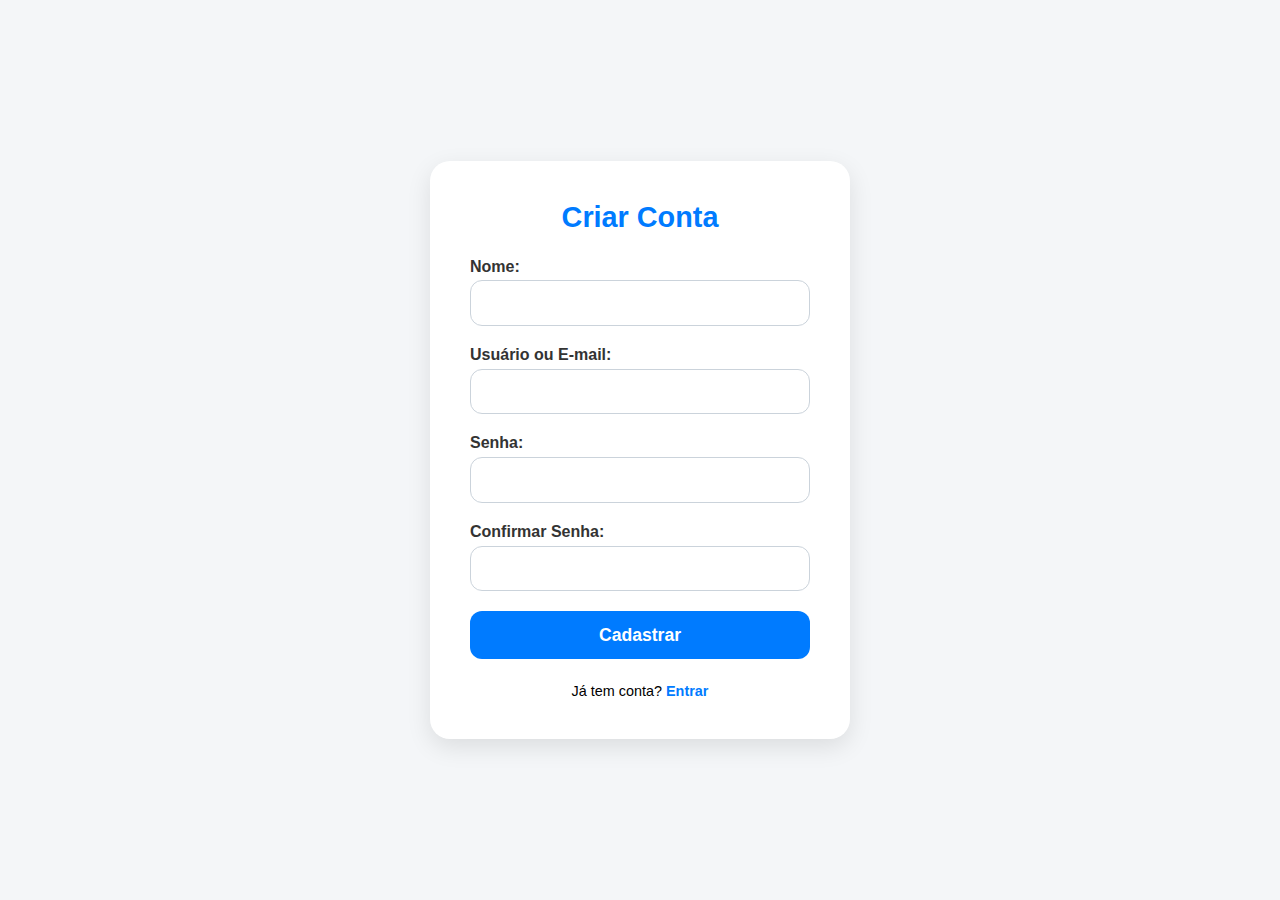
<file: cadasto.html>
<!DOCTYPE html>
<html lang="pt-BR">
<head>
  <meta charset="UTF-8" />
  <meta name="viewport" content="width=device-width, initial-scale=1.0"/>
  <title>Cadastro - Dashboard Financeiro</title>
  <link rel="stylesheet" href="css/login.css" />
</head>
<body>
  <div class="login-container">
    <h2>Criar Conta</h2>
    <form id="formCadastro">
      <label for="nome">Nome:</label>
      <input type="text" id="nome" required />

      <label for="usuario">Usuário ou E-mail:</label>
      <input type="text" id="usuario" required />

      <label for="senha">Senha:</label>
      <input type="password" id="senha" required />

      <label for="confirmarSenha">Confirmar Senha:</label>
      <input type="password" id="confirmarSenha" required />

      <button type="submit">Cadastrar</button>
      <p class="erro" id="erroCadastro"></p>
      <p class="link-cadastro">Já tem conta? <a href="login.html">Entrar</a></p>
    </form>
  </div>

  <script src="js/cadasto.js"></script>
</body>
</html>
</file>
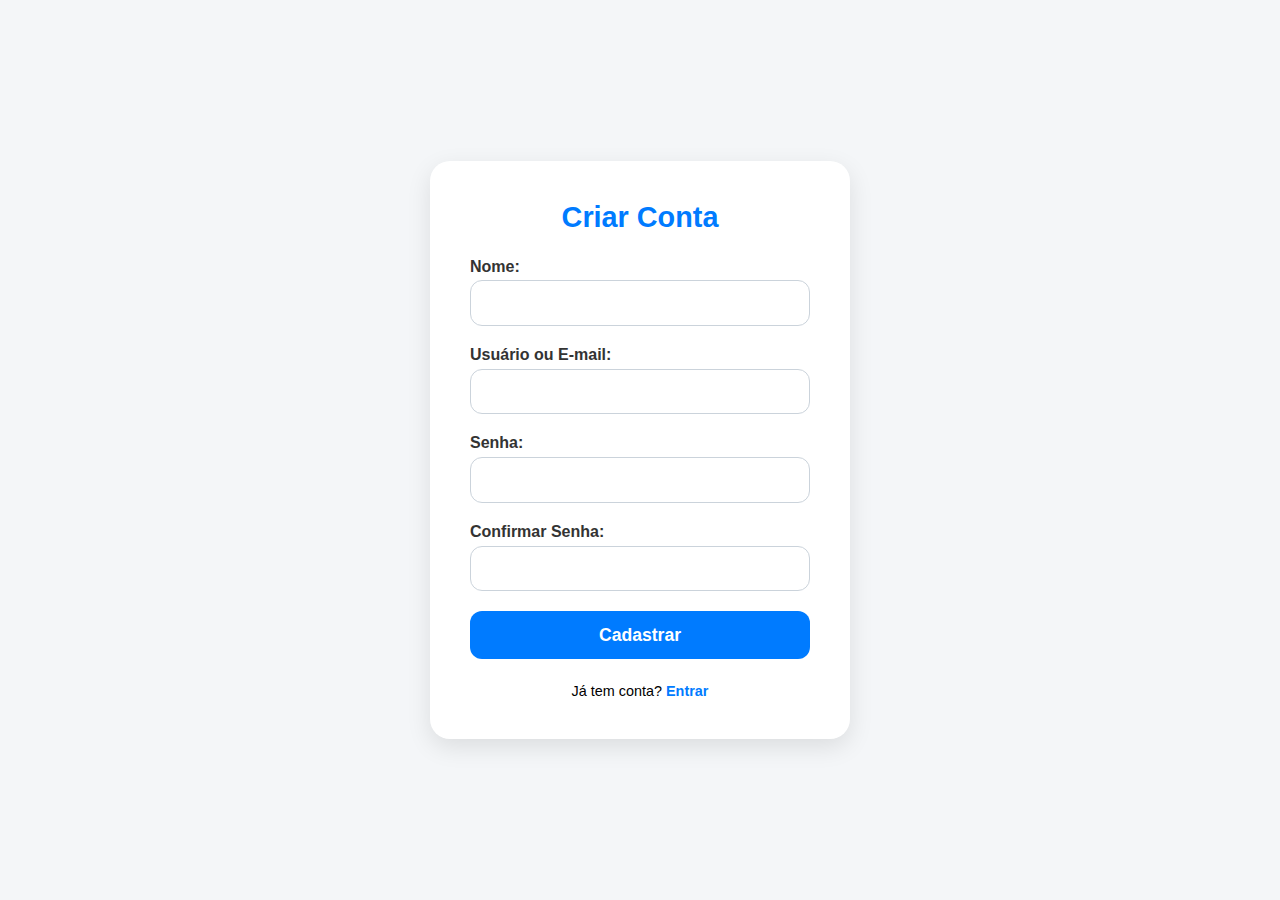
<file: cadastro.html>
<!DOCTYPE html>
<html lang="pt-BR">
<head>
  <meta charset="UTF-8" />
  <meta name="viewport" content="width=device-width, initial-scale=1.0"/>
  <title>Cadastro - Dashboard Financeiro</title>
  <link rel="stylesheet" href="css/login.css" />
</head>
<body>
  <div class="login-container">
    <h2>Criar Conta</h2>
    <form id="formCadastro">
      <label for="nome">Nome:</label>
      <input type="text" id="nome" required />

      <label for="usuario">Usuário ou E-mail:</label>
      <input type="text" id="usuario" required />

      <label for="senha">Senha:</label>
      <input type="password" id="senha" required />

      <label for="confirmarSenha">Confirmar Senha:</label>
      <input type="password" id="confirmarSenha" required />

      <button type="submit">Cadastrar</button>
      <p class="erro" id="erroCadastro"></p>
      <p class="link-cadastro">Já tem conta? <a href="login.html">Entrar</a></p>
    </form>
  </div>

  <script src="js/cadastro.js"></script>
</body>
</html>
</file>
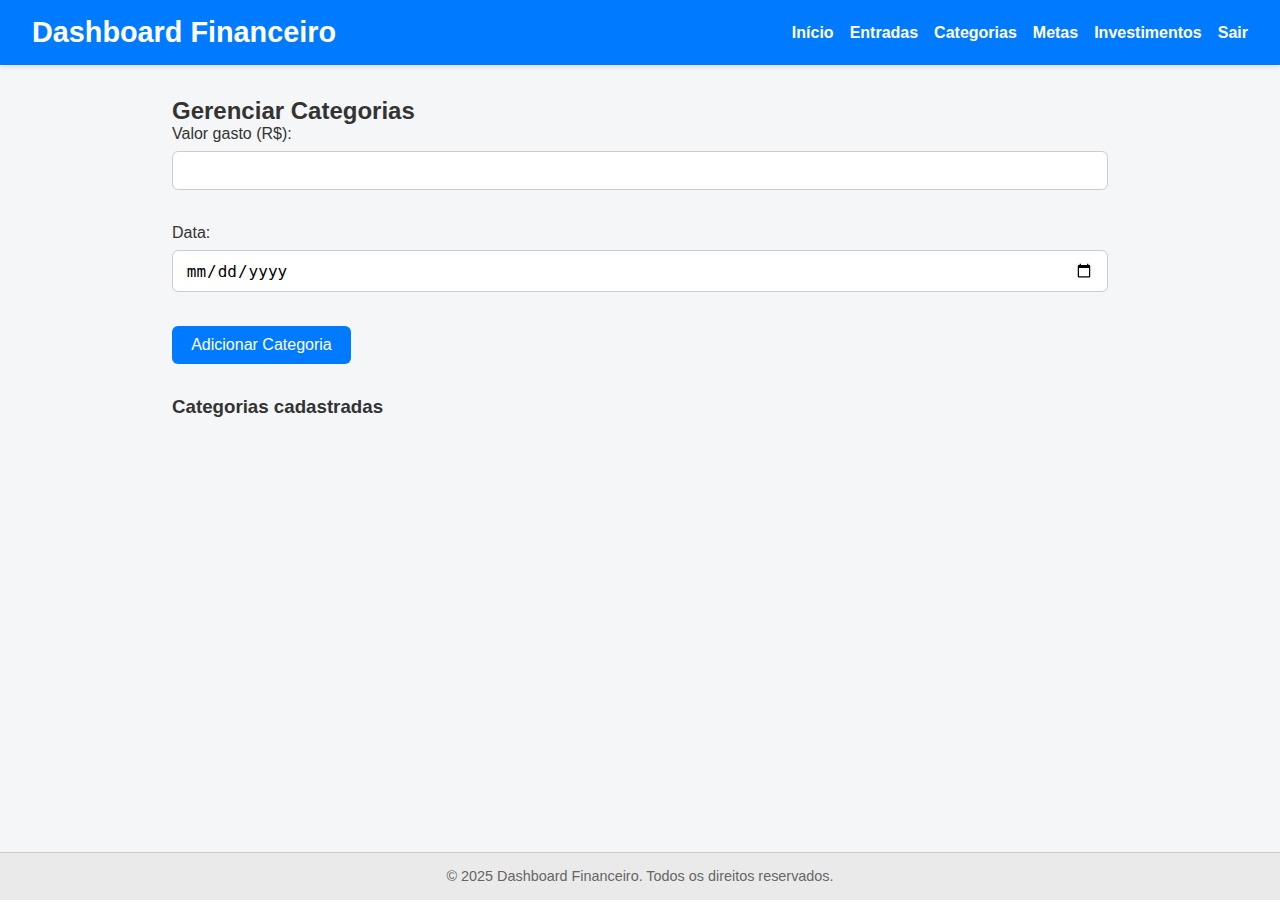
<file: categorias.html>
<!DOCTYPE html>
<html lang="pt-BR">
<head>
  <meta charset="UTF-8" />
  <title>Categorias - Dashboard Financeiro</title>
  <link rel="stylesheet" href="css/style.css" />
</head>
<body>

  <header>
    <h1>Dashboard Financeiro</h1>
    <nav>
      <a href="index.html">Início</a>
      <a href="entradas.html">Entradas</a>
      <a href="categorias.html">Categorias</a>
      <a href="metas.html">Metas</a>
      <a href="investimentos.html">Investimentos</a>
      <a href="login.html" onclick="logout()">Sair</a>
    </nav>
  </header>

  <div class="container">
    <h2>Gerenciar Categorias</h2>

    <form id="formCategoria">
      <label for="valorCategoria">Valor gasto (R$):</label><br />
      <input type="number" id="valorCategoria" name="valorCategoria" required /><br /><br />
      
      <label for="dataCategoria">Data:</label><br />
      <input type="date" id="dataCategoria" name="dataCategoria" required /><br /><br />
      
      <button type="submit">Adicionar Categoria</button>
    </form>

    <section style="margin-top: 2rem;">
      <h3>Categorias cadastradas</h3>
      <ul id="listaCategorias">
        <!-- Categorias serão listadas aqui -->
      </ul>
    </section>
  </div>

  <footer>
    &copy; 2025 Dashboard Financeiro. Todos os direitos reservados.
  </footer>

  <script>
    form.addEventListener('submit', e => {
  e.preventDefault();
  const nomeCategoria = form.nomeCategoria.value.trim();
  const valor = parseFloat(form.valorCategoria.value);
  const data = form.dataCategoria.value;

  if (nomeCategoria && valor && data) {
    const transacoes = JSON.parse(localStorage.getItem('transacoes')) || [];

    transacoes.push({
      tipo: "saida",
      categoria: nomeCategoria,
      valor: valor,
      data: data,
      descricao: `Gasto em ${nomeCategoria}`
    });

    localStorage.setItem('transacoes', JSON.stringify(transacoes));

    alert("Gasto registrado com sucesso!");
    form.reset();
  } else {
    alert('Preencha todos os campos corretamente!');
  }
});

    // Verifica login
    const usuario = localStorage.getItem("usuarioLogado");
    if (!usuario) window.location.href = "login.html";

    const form = document.getElementById('formCategoria');
    const lista = document.getElementById('listaCategorias');

    let categorias = JSON.parse(localStorage.getItem('categorias')) || [];

    function atualizarLista() {
      lista.innerHTML = '';
      categorias.forEach(cat => {
        const li = document.createElement('li');
        li.textContent = cat;
        lista.appendChild(li);
      });
    }

    form.addEventListener('submit', e => {
      e.preventDefault();
      const novaCategoria = form.nomeCategoria.value.trim();
      if (novaCategoria && !categorias.includes(novaCategoria)) {
        categorias.push(novaCategoria);
        localStorage.setItem('categorias', JSON.stringify(categorias));
        atualizarLista();
        form.reset();
      } else {
        alert('Categoria inválida ou já existe!');
      }
    });

    atualizarLista();

    function logout() {
      localStorage.removeItem("usuarioLogado");
    }
  </script>

</body>
</html>
</file>
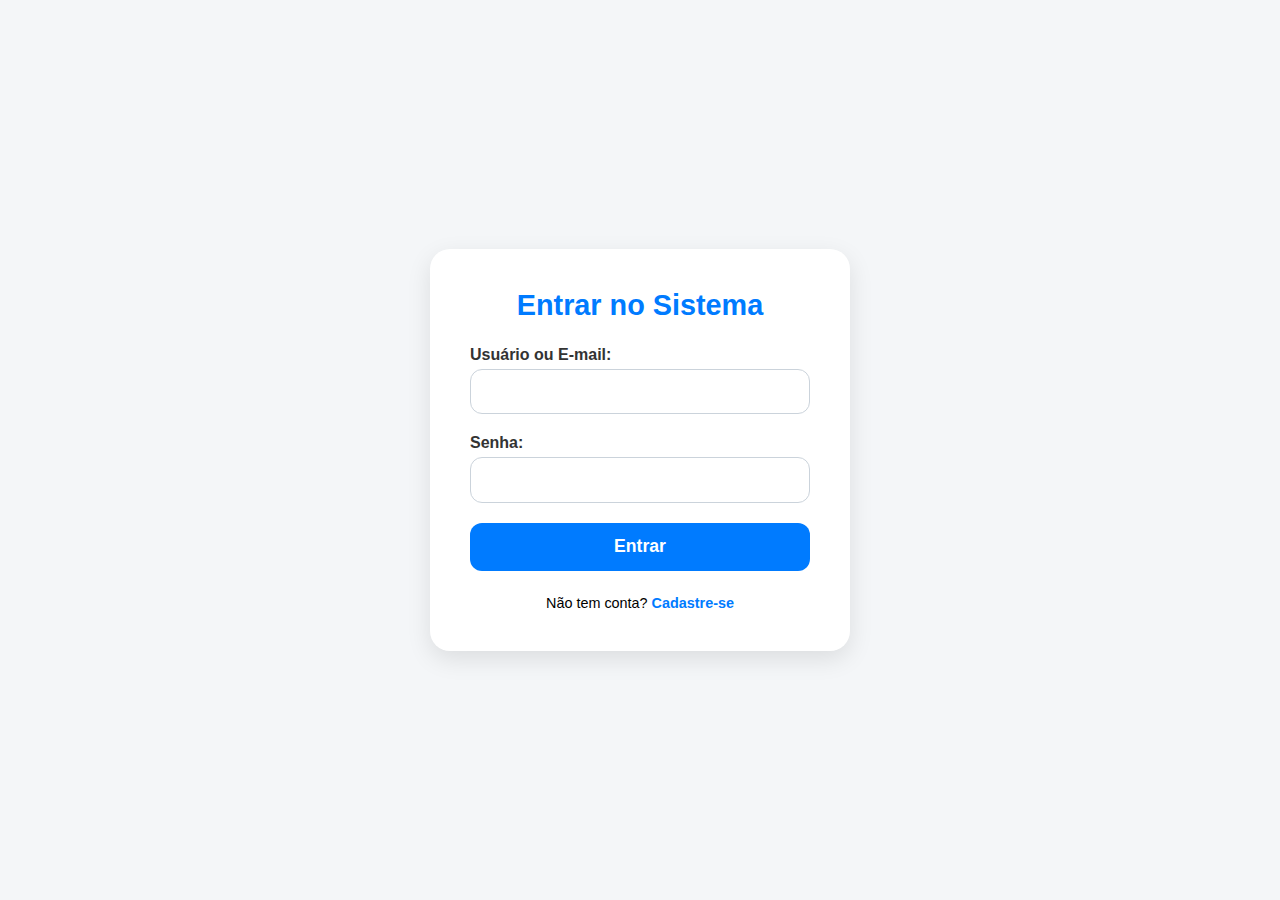
<file: entradas.html>
<!DOCTYPE html>
<html lang="pt-BR">
<head>
  <meta charset="UTF-8" />
  <title>Entradas - Dashboard Financeiro</title>
  <link rel="stylesheet" href="css/style.css" />
</head>
<body>

  <header>
    <h1>Dashboard Financeiro</h1>
    <nav>
      <a href="index.html">Início</a>
      <a href="entradas.html">Entradas</a>
      <a href="categorias.html">Categorias</a>
      <a href="metas.html">Metas</a>
      <a href="investimentos.html">Investimentos</a>
      <a href="login.html" onclick="logout()">Sair</a>
    </nav>
  </header>

  <div class="container">
    <h2>Gerenciar Entradas</h2>

    <form id="formEntrada">
      <label for="descricao">Descrição:</label><br />
      <input type="text" id="descricao" name="descricao" required /><br /><br />

      <label for="valor">Valor (R$):</label><br />
      <input type="number" id="valor" name="valor" step="0.01" min="0.01" required /><br /><br />

      <label for="data">Data:</label><br />
      <input type="date" id="data" name="data" required /><br /><br />

      <button type="submit">Adicionar Entrada</button>
    </form>

    <section style="margin-top: 2rem;">
      <h3>Entradas cadastradas</h3>
      <table id="tabelaEntradas" style="width: 100%; border-collapse: collapse;">
        <thead>
          <tr>
            <th>Descrição</th>
            <th>Valor (R$)</th>
            <th>Data</th>
          </tr>
        </thead>
        <tbody>
          <!-- Entradas adicionadas aparecerão aqui -->
        </tbody>
      </table>
    </section>
  </div>

  <footer>
    &copy; 2025 Dashboard Financeiro. Todos os direitos reservados.
  </footer>

  <script>
    // Checar login
    const usuario = localStorage.getItem("usuarioLogado");
    if (!usuario) window.location.href = "login.html";

    const form = document.getElementById('formEntrada');
    const tabela = document.getElementById('tabelaEntradas').querySelector('tbody');

    // Carregar entradas do localStorage
    let entradas = JSON.parse(localStorage.getItem('entradas')) || [];

    function atualizarTabela() {
      tabela.innerHTML = '';
      entradas.forEach((entrada, i) => {
        const tr = document.createElement('tr');
        tr.innerHTML = `
          <td>${entrada.descricao}</td>
          <td>R$ ${parseFloat(entrada.valor).toFixed(2)}</td>
          <td>${entrada.data}</td>
        `;
        tabela.appendChild(tr);
      });
    }

    form.addEventListener('submit', e => {
      e.preventDefault();

      const novaEntrada = {
        descricao: form.descricao.value,
        valor: parseFloat(form.valor.value),
        data: form.data.value
      };

      entradas.push(novaEntrada);
      localStorage.setItem('entradas', JSON.stringify(entradas));
      atualizarTabela();

      form.reset();
    });

    atualizarTabela();

    function logout() {
      localStorage.removeItem("usuarioLogado");
    }
  </script>

</body>
</html>
</file>
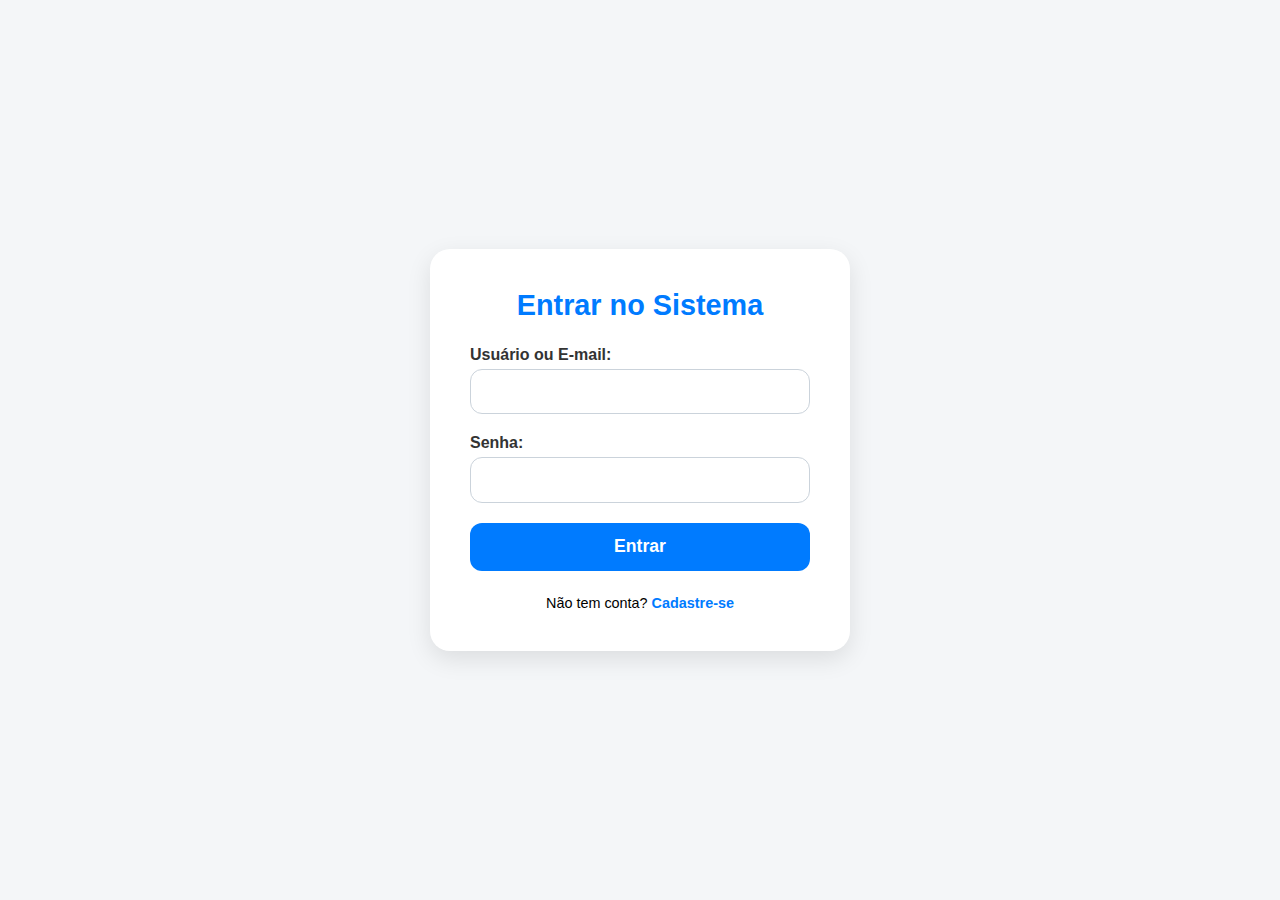
<file: investimentos.html>
<!DOCTYPE html>
<html lang="pt-BR">
<head>
  <meta charset="UTF-8" />
  <title>Investimentos & Dívidas - Dashboard Financeiro</title>
  <link rel="stylesheet" href="css/style.css" />
</head>
<body>

  <header>
    <h1>Dashboard Financeiro</h1>
    <nav>
      <a href="index.html">Início</a>
      <a href="entradas.html">Entradas</a>
      <a href="categorias.html">Categorias</a>
      <a href="metas.html">Metas</a>
      <a href="investimentos.html">Investimentos</a>
      <a href="transacoes.html">Transações</a>
      <a href="login.html" onclick="logout()">Sair</a>
    </nav>
  </header>

  <div class="container">
    <h2>Gerenciar Investimentos e Dívidas</h2>

    <form id="formInvestimento">
      <label for="descricaoInvest">Descrição:</label><br />
      <input type="text" id="descricaoInvest" name="descricaoInvest" required /><br /><br />

      <label for="valorInvest">Valor (R$):</label><br />
      <input type="number" id="valorInvest" name="valorInvest" step="0.01" required /><br /><br />

      <label for="tipoInvest">Tipo:</label><br />
      <select id="tipoInvest" name="tipoInvest" required>
        <option value="">Selecione</option>
        <option value="investimento">Investimento</option>
        <option value="divida">Dívida</option>
      </select><br /><br />

      <label for="dataInvest">Data:</label><br />
      <input type="date" id="dataInvest" name="dataInvest" required /><br /><br />

      <button type="submit">Adicionar</button>
    </form>

    <section style="margin-top: 2rem;">
      <h3>Investimentos e Dívidas cadastrados</h3>
      <table id="tabelaInvestimentos" style="width: 100%; border-collapse: collapse;">
        <thead>
          <tr>
            <th>Descrição</th>
            <th>Valor (R$)</th>
            <th>Tipo</th>
            <th>Data</th>
          </tr>
        </thead>
        <tbody>
          <!-- Dados aparecerão aqui -->
        </tbody>
      </table>
    </section>
  </div>

  <footer>
    &copy; 2025 Dashboard Financeiro. Todos os direitos reservados.
  </footer>
  <script src="js/investimentos.js"></script>
  <script>
    // Verifica login
    const usuario = localStorage.getItem("usuarioLogado");
    if (!usuario) window.location.href = "login.html";

    const form = document.getElementById('formInvestimento');
    const tabela = document.getElementById('tabelaInvestimentos').querySelector('tbody');

    let investimentos = JSON.parse(localStorage.getItem('investimentos')) || [];

    function atualizarTabela() {
      tabela.innerHTML = '';
      investimentos.forEach(item => {
        const tr = document.createElement('tr');
        tr.innerHTML = `
          <td>${item.descricao}</td>
          <td>R$ ${parseFloat(item.valor).toFixed(2)}</td>
          <td>${item.tipo.charAt(0).toUpperCase() + item.tipo.slice(1)}</td>
          <td>${item.data}</td>
        `;
        tabela.appendChild(tr);
      });
    }

    form.addEventListener('submit', e => {
      e.preventDefault();

      const novoItem = {
        descricao: form.descricaoInvest.value,
        valor: parseFloat(form.valorInvest.value),
        tipo: form.tipoInvest.value,
        data: form.dataInvest.value
      };

      investimentos.push(novoItem);
      localStorage.setItem('investimentos', JSON.stringify(investimentos));
      atualizarTabela();
      form.reset();
    });

    atualizarTabela();

    function logout() {
      localStorage.removeItem("usuarioLogado");
    }
  </script>

</body>
</html>
</file>
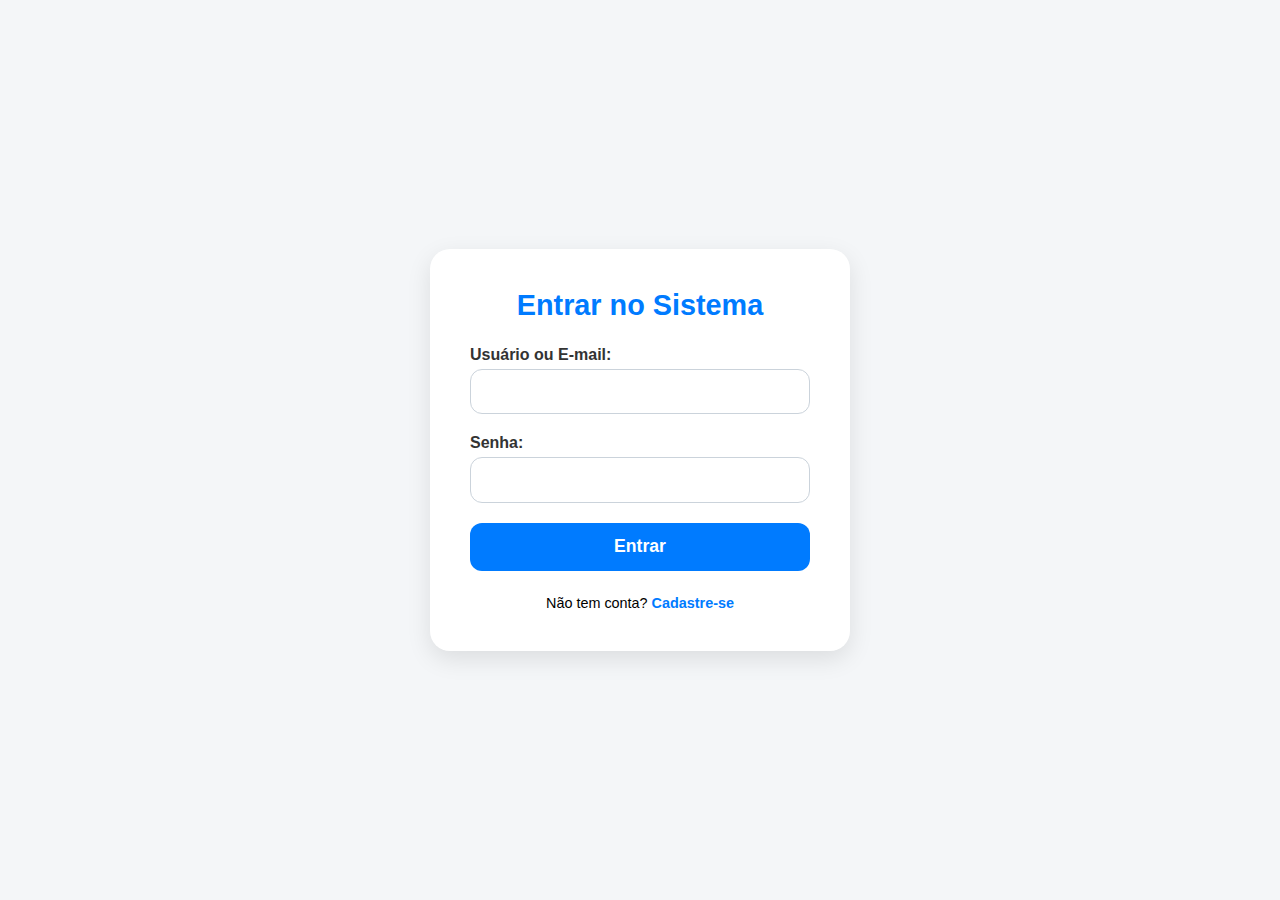
<file: login.html>
<!DOCTYPE html>
<html lang="pt-BR">
<head>
  <meta charset="UTF-8" />
  <meta name="viewport" content="width=device-width, initial-scale=1.0"/>
  <title>Login - Dashboard Financeiro</title>
  <link rel="stylesheet" href="css/login.css" />
</head>
<body>
  <div class="login-container">
    <h2>Entrar no Sistema</h2>
    <form id="formLogin">
      <label for="usuario">Usuário ou E-mail:</label>
      <input type="text" id="usuario" required />

      <label for="senha">Senha:</label>
      <input type="password" id="senha" required />

      <button type="submit">Entrar</button>
      <p class="erro" id="erroLogin"></p>
      <p class="link-cadastro">Não tem conta? <a href="cadastro.html">Cadastre-se</a></p>

    </form>
  </div>

  <script src="js/login.js"></script>
</body>
</html>
</file>
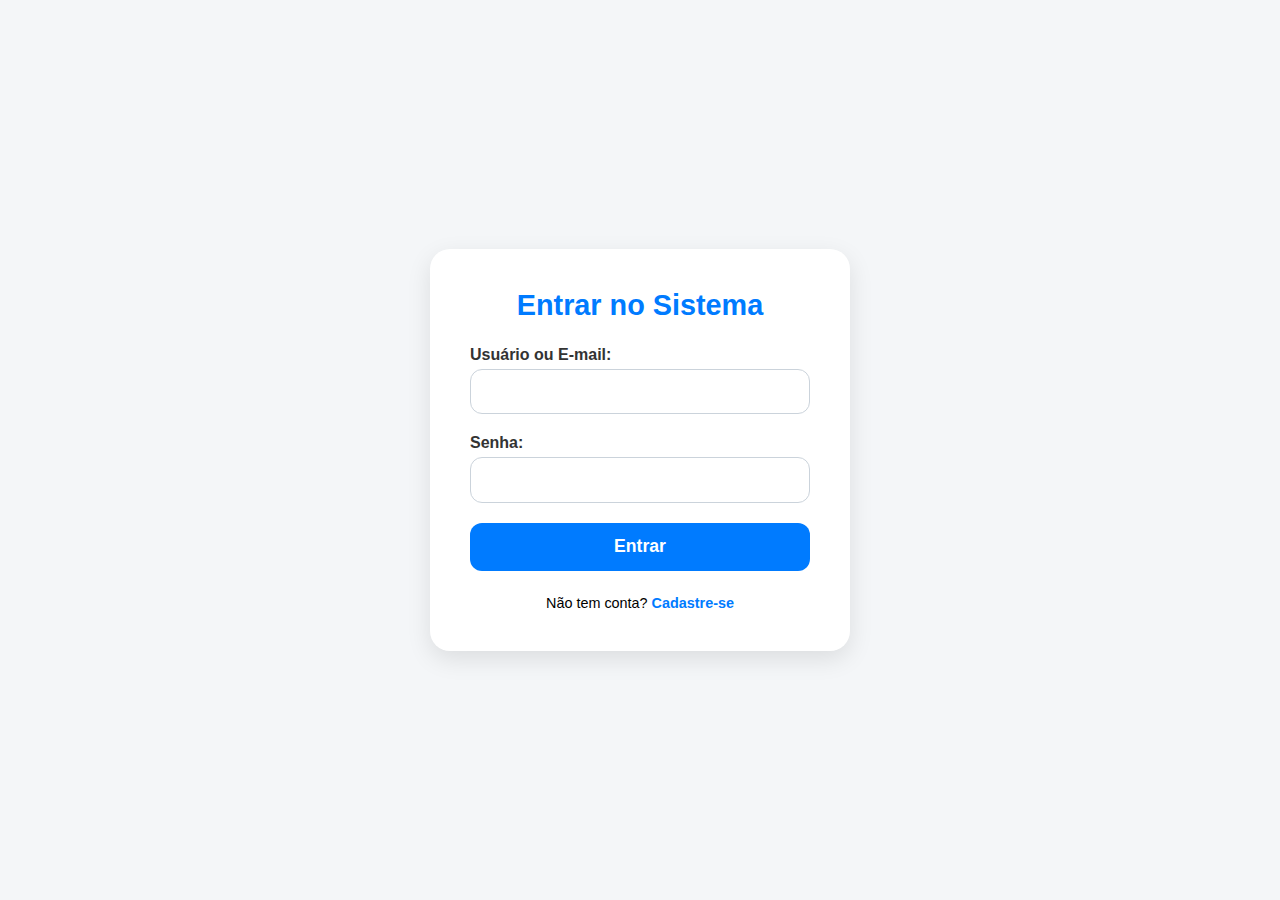
<file: metas.html>
<!DOCTYPE html>
<html lang="pt-BR">
<head>
  <meta charset="UTF-8" />
  <title>Metas Financeiras - Dashboard Financeiro</title>
  <link rel="stylesheet" href="css/style.css" />
</head>
<body>

  <header>
    <h1>Dashboard Financeiro</h1>
    <nav>
      <a href="index.html">Início</a>
      <a href="entradas.html">Entradas</a>
      <a href="categorias.html">Categorias</a>
      <a href="metas.html">Metas</a>
      <a href="investimentos.html">Investimentos</a>
      <a href="login.html" onclick="logout()">Sair</a>
    </nav>
  </header>

  <div class="container">
    <h2>Gerenciar Metas Financeiras</h2>

    <form id="formMeta">
      <label for="descricaoMeta">Descrição da Meta:</label><br />
      <input type="text" id="descricaoMeta" name="descricaoMeta" required /><br /><br />

      <label for="valorMeta">Valor Alvo (R$):</label><br />
      <input type="number" id="valorMeta" name="valorMeta" step="0.01" min="0.01" required /><br /><br />

      <label for="dataMeta">Prazo (Data):</label><br />
      <input type="date" id="dataMeta" name="dataMeta" required /><br /><br />

      <button type="submit">Adicionar Meta</button>
    </form>

    <section style="margin-top: 2rem;">
      <h3>Metas cadastradas</h3>
      <table id="tabelaMetas" style="width: 100%; border-collapse: collapse;">
        <thead>
          <tr>
            <th>Descrição</th>
            <th>Valor Alvo (R$)</th>
            <th>Prazo</th>
          </tr>
        </thead>
        <tbody>
          <!-- Metas aparecerão aqui -->
        </tbody>
      </table>
    </section>
  </div>

  <footer>
    &copy; 2025 Dashboard Financeiro. Todos os direitos reservados.
  </footer>
  <script src="js/metas.js"></script>
  <script>
    // Verifica login
    const usuario = localStorage.getItem("usuarioLogado");
    if (!usuario) window.location.href = "login.html";

    const form = document.getElementById('formMeta');
    const tabela = document.getElementById('tabelaMetas').querySelector('tbody');

    let metas = JSON.parse(localStorage.getItem('metas')) || [];

    function atualizarTabela() {
      tabela.innerHTML = '';
      metas.forEach(meta => {
        const tr = document.createElement('tr');
        tr.innerHTML = `
          <td>${meta.descricao}</td>
          <td>R$ ${parseFloat(meta.valor).toFixed(2)}</td>
          <td>${meta.data}</td>
        `;
        tabela.appendChild(tr);
      });
    }

    form.addEventListener('submit', e => {
      e.preventDefault();

      const novaMeta = {
        descricao: form.descricaoMeta.value,
        valor: parseFloat(form.valorMeta.value),
        data: form.dataMeta.value
      };

      metas.push(novaMeta);
      localStorage.setItem('metas', JSON.stringify(metas));
      atualizarTabela();
      form.reset();
    });

    atualizarTabela();

    function logout() {
      localStorage.removeItem("usuarioLogado");
    }
  </script>

</body>
</html>
</file>
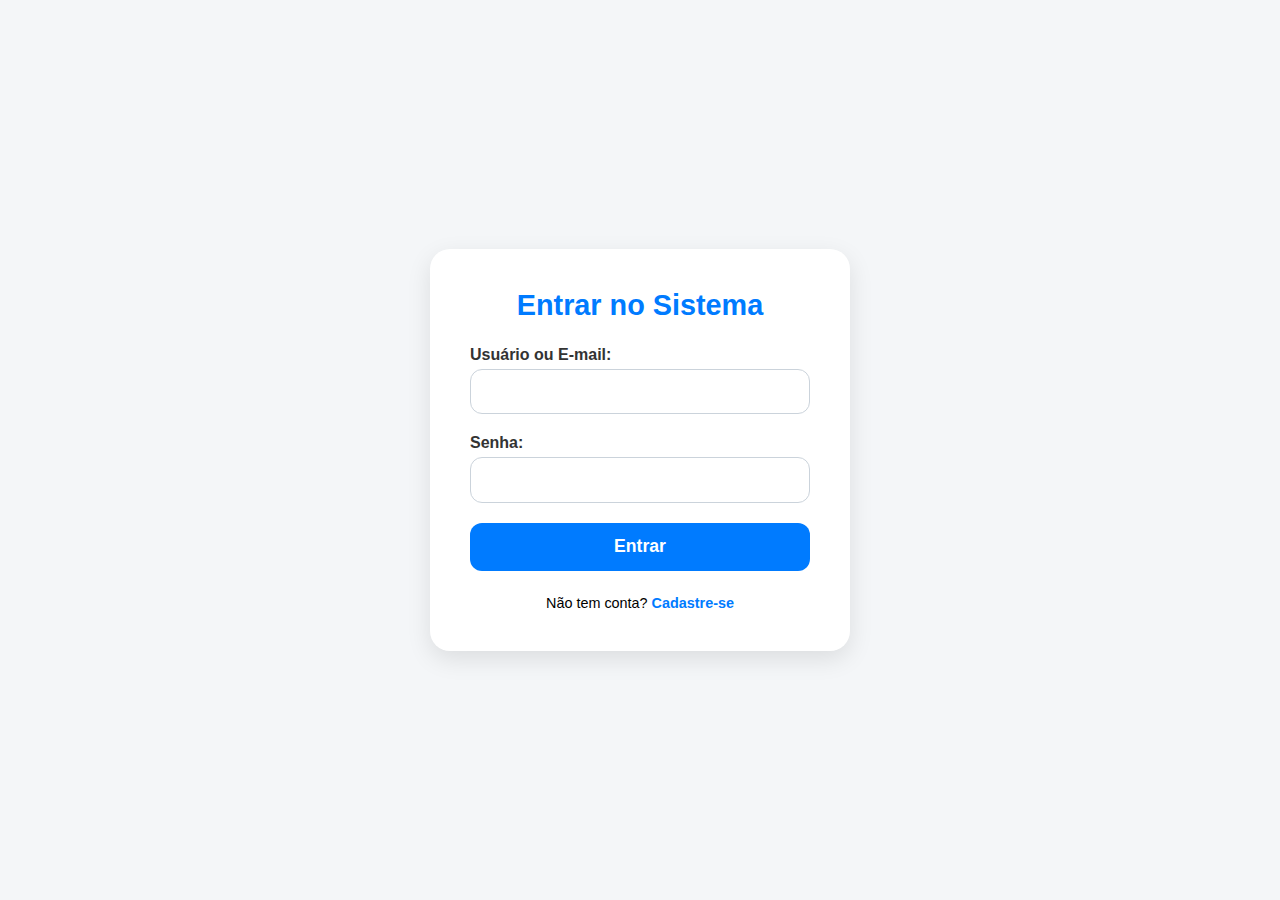
<file: transacoes.html>
<!DOCTYPE html>
<html lang="pt-BR">
<head>
  <meta charset="UTF-8" />
  <title>Transações - Dashboard Financeiro</title>
  <link rel="stylesheet" href="css/style.css" />
</head>
<body>

  <header>
    <h1>Dashboard Financeiro</h1>
    <nav>
      <a href="index.html">Início</a>
      <a href="entradas.html">Transações</a>
      <a href="categorias.html">Categorias</a>
      <a href="metas.html">Metas</a>
      <a href="investimentos.html">Investimentos</a>
      <a href="login.html" onclick="logout()">Sair</a>
    </nav>
  </header>

  <div class="container">
    <h2>Gerenciar Transações</h2>

    <form id="formTransacao">
      <label for="descricao">Descrição:</label><br />
      <input type="text" id="descricao" name="descricao" required /><br /><br />

      <label for="valor">Valor (R$):</label><br />
      <input type="number" id="valor" name="valor" step="0.01" required /><br /><br />

      <label for="tipo">Tipo:</label><br />
      <select id="tipo" name="tipo" required>
        <option value="">Selecione</option>
        <option value="entrada">Entrada</option>
        <option value="saida">Saída</option>
      </select><br /><br />

      <label for="categoria">Categoria:</label><br />
      <select id="categoria" name="categoria" required>
        <!-- Categorias carregadas via JS -->
      </select><br /><br />

      <label for="data">Data:</label><br />
      <input type="date" id="data" name="data" required /><br /><br />

      <button type="submit">Adicionar Transação</button>
    </form>

    <section style="margin-top: 2rem;">
      <h3>Transações cadastradas</h3>
      <table id="tabelaTransacoes" style="width: 100%; border-collapse: collapse;">
        <thead>
          <tr>
            <th>Descrição</th>
            <th>Valor (R$)</th>
            <th>Tipo</th>
            <th>Categoria</th>
            <th>Data</th>
          </tr>
        </thead>
        <tbody>
          <!-- Transações aparecerão aqui -->
        </tbody>
      </table>
    </section>
  </div>

  <footer>
    &copy; 2025 Dashboard Financeiro. Todos os direitos reservados.
  </footer>

  <script>
    // Verifica login
    const usuario = localStorage.getItem("usuarioLogado");
    if (!usuario) window.location.href = "login.html";

    // Referências
    const form = document.getElementById('formTransacao');
    const tabela = document.getElementById('tabelaTransacoes').querySelector('tbody');
    const selectCategoria = document.getElementById('categoria');

    // Dados
    let transacoes = JSON.parse(localStorage.getItem('transacoes')) || [];
    let categorias = JSON.parse(localStorage.getItem('categorias')) || [];

    // Carregar categorias no select
    function carregarCategorias() {
      selectCategoria.innerHTML = '<option value="">Selecione</option>';
      categorias.forEach(cat => {
        const option = document.createElement('option');
        option.value = cat;
        option.textContent = cat;
        selectCategoria.appendChild(option);
      });
    }

    function atualizarTabela() {
      tabela.innerHTML = '';
      transacoes.forEach(t => {
        const tr = document.createElement('tr');
        tr.innerHTML = `
          <td>${t.descricao}</td>
          <td>${t.tipo === 'entrada' ? '+' : '-'} R$ ${parseFloat(t.valor).toFixed(2)}</td>
          <td>${t.tipo.charAt(0).toUpperCase() + t.tipo.slice(1)}</td>
          <td>${t.categoria}</td>
          <td>${t.data}</td>
        `;
        tabela.appendChild(tr);
      });
    }

    form.addEventListener('submit', e => {
      e.preventDefault();

      // Validação simples
      if (!categorias.includes(form.categoria.value)) {
        alert('Selecione uma categoria válida.');
        return;
      }

      const novaTransacao = {
        descricao: form.descricao.value,
        valor: parseFloat(form.valor.value),
        tipo: form.tipo.value,
        categoria: form.categoria.value,
        data: form.data.value
      };

      transacoes.push(novaTransacao);
      localStorage.setItem('transacoes', JSON.stringify(transacoes));

      atualizarTabela();
      form.reset();
    });

    function logout() {
      localStorage.removeItem("usuarioLogado");
    }

    // Inicialização
    carregarCategorias();
    atualizarTabela();

  </script>
</body>
</html>
</file>
<file: css/style.css>
/* === TEMA ESCURO === */
body.escuro {
  background: #1e1e1e;
  color: #f4f4f4;
}

body.escuro .card,
body.escuro .grafico,
body.escuro table
body.escuro footer {
  background-color: #2c2c2c;
  color: #f4f4f4;
}

body.escuro .sidebar {
  background-color: #111;
}

body.escuro .sidebar a:hover {
  background-color: #333;
}

body.escuro header {
  background-color: #222;
}

body.escuro table th {
  background-color: #444;
}
body.escuro footer
{
    background-color: #2c2c2c;

}

.modo-toggle {
  background: transparent;
  border: none;
  color: white;
  font-size: 1.3rem;
  cursor: pointer;
  margin-left: 10px;
}

/* === BASE === */
* {
  margin: 0;
  padding: 0;
  box-sizing: border-box;
}

body {
  font-family: 'Inter', sans-serif;
  background: #f4f6f8;
  color: #333;
  min-height: 100vh;
  display: flex;
  flex-direction: column;
}

/* === HEADER === */
header {
  background: #007bff;
  color: white;
  padding: 1rem 2rem;
  display: flex;
  justify-content: space-between;
  align-items: center;
  flex-wrap: wrap;
  box-shadow: 0 2px 5px rgba(0,0,0,0.1);
}

header h1 {
  font-size: 1.8rem;
  font-weight: 700;
}

nav {
  display: flex;
  flex-wrap: wrap;
  align-items: center;
  gap: 1rem;
}

nav a {
  color: white;
  text-decoration: none;
  font-weight: 600;
  transition: color 0.3s ease;
  display: flex;
  align-items: center;
  gap: 6px;
}

nav a:hover {
  color: #ffc107;
}

/* === CONTAINER PRINCIPAL === */
.container {
  padding: 2rem;
  flex: 1;
  max-width: 1000px;
  margin: 0 auto;
  width: 100%;
}

/* === FOOTER === */
footer {
  text-align: center;
  padding: 1rem 0;
  background: #eaeaea;
  font-size: 0.9rem;
  color: #666;
  margin-top: auto;
  box-shadow: inset 0 1px 0 #ccc;
}

/* === CARDS === */
.card {
  background: white;
  border-radius: 10px;
  padding: 1rem 1.5rem;
  box-shadow: 0 2px 5px rgba(0, 0, 0, 0.1);
  margin-bottom: 1.5rem;
  width: 26%;
  transition: all 0.3s ease;
  margin-left: 3%;
}

.card h3 {
  font-size: 1.2rem;
  margin-bottom: 0.5rem;
}

.resumo {
  display: flex;
  gap: 1rem;
  margin-bottom: 2rem;
}

.entrada { border-left: 6px solid #28a745; }
.saida { border-left: 6px solid #dc3545; }
.saldo { border-left: 6px solid #ffc107; }

/* === GRÁFICOS === */
.graficos {
  display: flex;
      gap: 2rem;
      /* flex-wrap: wrap; */
      margin-left: -23%;
}

.grafico {
  flex: 1;
  background: white;
  padding: 1rem;
  border-radius: 10px;
  box-shadow: 0 2px 5px rgba(0, 0, 0, 0.1);
  /* min-width: 500px; */
  max-width: 602px;
  /* display: flex;*/
}

.grafico h3 {
  margin-bottom: 1rem;
  text-align: center;
}

/* === TABELAS === */
table {
  width: 100%;
  border-collapse: collapse;
  margin-top: 1rem;
  background-color: white;
  border-radius: 8px;
  box-shadow: 0 2px 5px rgba(0,0,0,0.1);
  overflow: hidden;
}

table th, table td {
  padding: 0.75rem 1rem;
  border-bottom: 1px solid #ddd;
  text-align: left;
}

table th {
  background-color: #007bff;
  color: white;
}

table tr:hover {
  background-color: #f1f1f1;
}

/* === FORMULÁRIOS === */
input[type="text"],
input[type="number"],
input[type="date"],
select {
  width: 100%;
  padding: 0.6rem 0.8rem;
  margin: 0.5rem 0 1rem;
  border: 1px solid #ccc;
  border-radius: 6px;
  font-size: 1rem;
}

input:focus, select:focus {
  border-color: #007bff;
  outline: none;
}

button {
  background-color: #007bff;
  color: white;
  border: none;
  padding: 0.6rem 1.2rem;
  border-radius: 6px;
  font-size: 1rem;
  cursor: pointer;
  transition: background-color 0.3s ease;
}

button:hover {
  background-color: #0056b3;
}

/* === CANVAS === */
canvas {
  height: 300px !important;
  max-width: 600px;
  display: block;
  margin: 0 auto;
}

/* === RESPONSIVO === */
@media (max-width: 992px) {
  .resumo {
    flex-direction: column;
    align-items: center;
  }
  .card {
    width: 90%;
  }
  .graficos {
    flex-direction: column;
    align-items: center;
  }
}

@media (max-width: 768px) {
  nav {
    justify-content: center;
  }
  header {
    flex-direction: column;
    align-items: flex-start;
  }
  .modo-toggle {
    align-self: flex-end;
  }
}
</file>
<file: css/login.css>
/* Reset básico */
* {
  margin: 0;
  padding: 0;
  box-sizing: border-box;
}

body {
  font-family: "Segoe UI", sans-serif;
  background: #f4f6f8; /* Cinza claro do index */
  height: 100vh;
  display: flex;
  justify-content: center;
  align-items: center;
}

/* Container central */
.login-container {
  background-color: #ffffff;
  padding: 2.5rem;
  border-radius: 20px;
  width: 100%;
  max-width: 420px;
  box-shadow: 0 8px 25px rgba(0, 0, 0, 0.1);
  animation: fadeIn 0.5s ease;
  text-align: center;
}

@keyframes fadeIn {
  from { opacity: 0; transform: translateY(20px); }
  to { opacity: 1; transform: translateY(0); }
}

h2 {
  margin-bottom: 1.5rem;
  color: #007bff; /* Azul do header */
  font-weight: 700;
  font-size: 1.8rem;
}

form {
  display: flex;
  flex-direction: column;
  align-items: stretch;
}

label {
  margin-bottom: 0.3rem;
  color: #333;
  font-weight: 600;
  text-align: left;
}

input {
  padding: 0.8rem 1rem;
  margin-bottom: 1.25rem;
  border: 1.5px solid #cbd3db; /* Cinza suave */
  border-radius: 12px;
  font-size: 1rem;
  transition: border 0.3s, box-shadow 0.3s;
}

input:focus {
  border-color: #007bff;
  box-shadow: 0 0 8px rgba(0, 123, 255, 0.5);
  outline: none;
}

button {
  padding: 0.85rem;
  background-color: #007bff;
  color: white;
  border: none;
  border-radius: 12px;
  font-weight: 700;
  font-size: 1.1rem;
  cursor: pointer;
  transition: background 0.3s, box-shadow 0.3s;
}

button:hover {
  background-color: #0056b3;
  box-shadow: 0 4px 15px rgba(0, 86, 179, 0.6);
}

.erro {
  color: #dc3545; /* vermelho do seu index */
  text-align: center;
  margin-top: -0.5rem;
  margin-bottom: 1rem;
  font-size: 0.9rem;
  font-weight: 600;
}

.link-cadastro {
  text-align: center;
  margin-top: 1rem;
  font-size: 0.9rem;
}

.link-cadastro a {
  color: #007bff;
  text-decoration: none;
  font-weight: 600;
  transition: color 0.3s;
}

.link-cadastro a:hover {
  color: #0056b3;
  text-decoration: underline;
}
</file>
